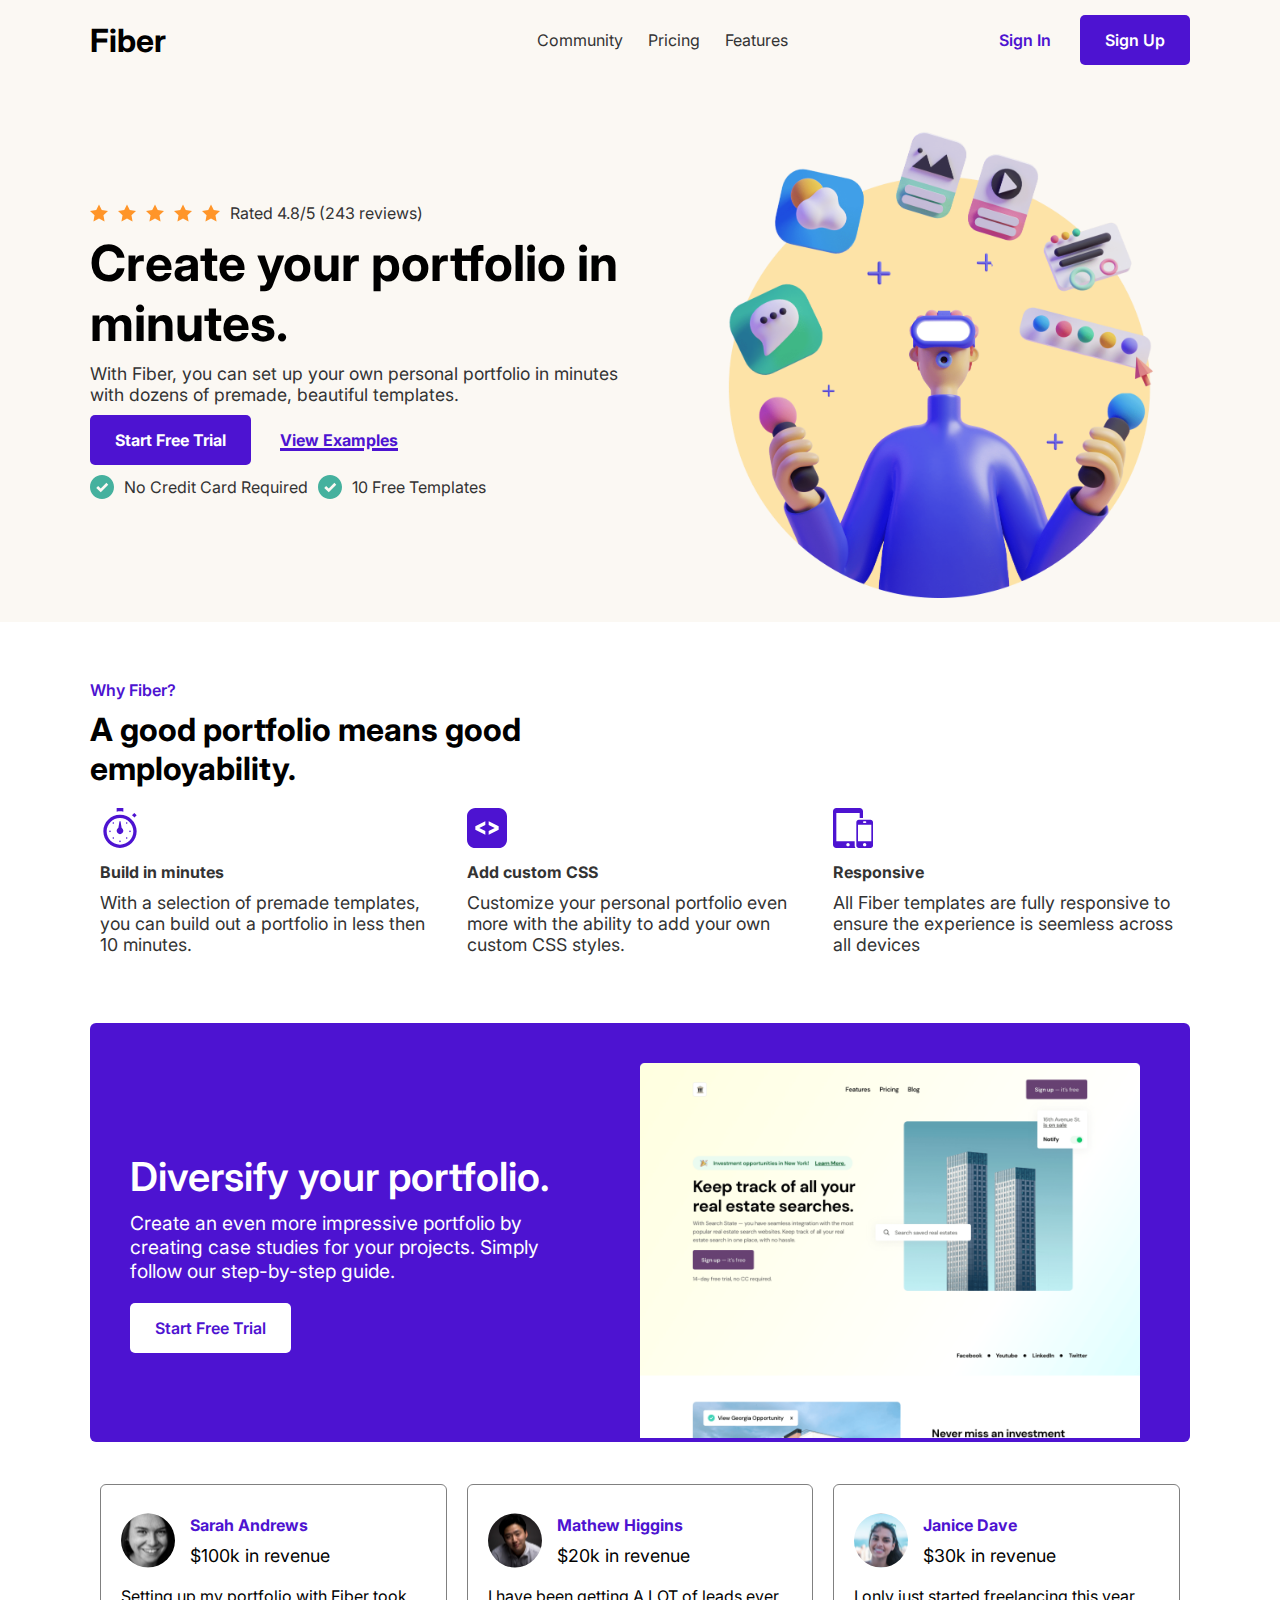
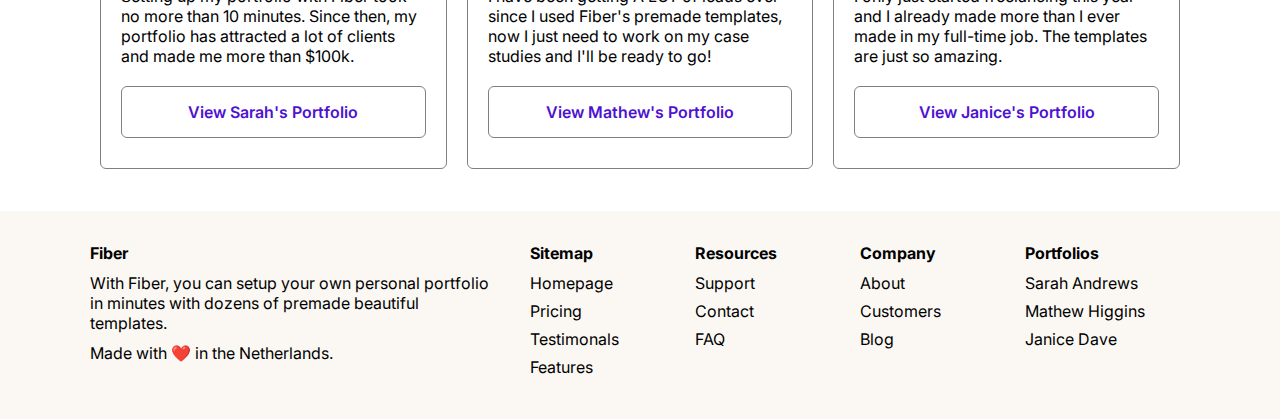
<file: index.html>
<!DOCTYPE html>
<html lang="en">
<head>
    <meta charset="UTF-8">
    <meta http-equiv="X-UA-Compatible" content="IE=edge">
    <meta name="viewport" content="width=device-width, initial-scale=1.0">
    <link rel="preconnect" href="https://fonts.googleapis.com">
    <link rel="preconnect" href="https://fonts.gstatic.com" crossorigin>
    <link href="https://fonts.googleapis.com/css2?family=Inter:wght@200;400;500;600;700;800;900&display=swap" rel="stylesheet">
    <link rel="stylesheet" href="css/utillities.css">
    <link rel="stylesheet" href="css/styles.css">
    <title>Fiber | Create your portfolio in minutes.</title>
</head>
<body>
    <!-- navbar -->
    <nav class="navbar">
        <div class="navbar-container container">
            <h1 id="logo">Fiber</h1>
            <div class="navbar-toggle" id="mobile-menu">
                <span class="bar"></span>
                <span class="bar"></span>
                <span class="bar"></span>
            </div>
            <ul class="navbar-links">
                <li class="navbar-item">
                    <a href="?">Community</a>
                </li>
                <li class="navbar-item">
                    <a href="?">Pricing</a>
                </li>
                <li class="navbar-item">
                    <a href="?">Features</a>
                </li>
            </ul>
            <div class="navbar-btns">
                <button class="btn-trans"><a href="?">Sign In</a></button>
                <button class="btn-primary"><a href="signIn.html">Sign Up</a></button>
            </div>           
        </div>
    </nav>

    <!-- Hero Section -->
    <section class="hero-container">
        <div class="hero container">
            <div class="hero-text">
                <div class="stars">
                    <img src="Assets/star.svg" alt="star">
                    <img src="Assets/star.svg" alt="star">
                    <img src="Assets/star.svg" alt="star">
                    <img src="Assets/star.svg" alt="star">
                    <img src="Assets/star.svg" alt="star">
                    <p>Rated 4.8/5 (243 reviews)</p>
                </div>
                <div class="hero-txt">
                    <h1>Create your portfolio in minutes.</h1>
                    <p>With Fiber, you can set up your own personal portfolio in minutes
                         with dozens of premade, beautiful templates.
                    </p>
                </div>
                <div class="hero-btns">
                    <button class="btn-primary"><a href="?">Start Free Trial</a></button>
                    <button class="btn-clear"><a href="?">View Examples</a></button>
                </div>
                <div class="hero-bottom">
                    <div><img src="Assets/Checkmark.svg"><p> No Credit Card Required</p></div>
                    <div><img src="Assets/Checkmark.svg"><p> 10 Free Templates</p></div>
                    
                </div>
            </div> 
            <div class="hero-img-container">
                <img src="Assets/hero-Illustration.png" id="hero-img">
            </div>
        </div>
    </section>

    <!-- Why Section -->
    <section class="why-container">
        <div class="why container">
            <p id="open">Why Fiber?</p>
            <h2>A good portfolio means good employability.</h2>
            <div class="card-container">
                <div class="card">
                    <img src="Assets/time.svg">
                    <h4>Build in minutes</h4>
                    <p>With a selection of premade templates, you can build out a portfolio in less then 10 minutes.</p>
                </div>
                <div class="card">
                    <img src="Assets/code.svg">
                    <h4>Add custom CSS</h4>
                    <p>Customize your personal portfolio even more with the ability to add your own custom CSS styles.</p>
                </div>
                <div class="card">
                    <img src="Assets/allSizes.svg">
                    <h4>Responsive</h4>
                    <p>All Fiber templates are fully responsive to ensure the experience is seemless across all devices</p>
                </div>
            </div>
        </div>
    </section>

    <!-- Port Section -->
    <section class="port-container">
        <div class="port container">
            <div class="port-txt">
                <h2>Diversify your portfolio.</h2>
                <p>Create an even more impressive portfolio by creating case studies for your projects. Simply follow our 
                    step-by-step guide.
                </p>
                <button class="btn-white"><a href="?">Start Free Trial</a></button>
            </div>
            <div class="port-img-container">
                <img src="Assets/Page Image.png" class="port-img">
            </div>
        </div>
    </section>

    <!-- Testimonals Section -->
    <section class="test-container">
        <div class="test container">
            <div class="item card">
                <div class="card-head">
                    <img src="Assets/User Avatar.svg">
                    <div class="head-text">
                        <h4>Sarah Andrews</h4>
                        <p>$100k in revenue</p>
                    </div>
                </div>
                <p id="card-p">Setting up my portfolio with Fiber took no more than 10 minutes.
                    Since then, my portfolio has attracted a lot of clients and made me more than $100k.
                </p>
                <button class="btn-trans" id="test-btn">View Sarah's Portfolio</button>
            </div>

            <div class="item card">
                <div class="card-head">
                    <img src="Assets/User Avatar 2.svg">
                    <div class="head-text">
                        <h4>Mathew Higgins</h4>
                        <p>$20k in revenue</p>
                    </div>
                </div>
                <p id="card-p">I have been getting A LOT of leads ever since I used Fiber's premade templates,
                    now I just need to work on my case studies and I'll be ready to go!
                </p>
                <button class="btn-trans" id="test-btn">View Mathew's Portfolio</button>
            </div>

            <div class="item card">
                <div class="card-head">
                    <img src="Assets/User Avatar 32.svg">
                    <div class="head-text">
                        <h4>Janice Dave</h4>
                        <p>$30k in revenue</p>
                    </div>
                </div>
                <p id="card-p">I only just started freelancing this year and I already made more than I ever 
                    made in my full-time job. The templates are just so amazing.
                </p>
                <button class="btn-trans" id="test-btn">View Janice's Portfolio</button>
            </div>
        </div>
    </section>

    <!-- Footer Secion -->
    <footer class="foot-container">
        <div class="foot container">
            <div class="foot-txt">
                <h4>Fiber</h4>
                <p>With Fiber, you can setup your own personal portfolio in minutes with dozens 
                    of premade beautiful templates.
                </p>
                <p>Made with ❤️ in the Netherlands.</p>
            </div>

            <div class="links-container">
                <div>
                    <h4>Sitemap</h4>
                    <ul class="foot-links">
                        <li><a href="?">Homepage</a></li>
                        <li><a href="?">Pricing</a></li>
                        <li><a href="?">Testimonals</a></li>
                        <li><a href="?">Features</a></li>
                    </ul>
                </div>

                <div>
                    <h4>Resources</h4>
                    <ul class="foot-links">
                        <li><a href="?">Support</a></li>
                        <li><a href="?">Contact</a></li>
                        <li><a href="?">FAQ</a></li>
                    </ul>
                </div>

                <div>
                    <h4>Company</h4>
                    <ul class="foot-links">
                        <li><a href="?">About</a></li>
                        <li><a href="?">Customers</a></li>
                        <li><a href="?">Blog</a></li>
                    </ul>
                </div>

                <div>
                    <h4>Portfolios</h4>
                    <ul class="foot-links">
                        <li><a href="?">Sarah Andrews</a></li>
                        <li><a href="?">Mathew Higgins</a></li>
                        <li><a href="?">Janice Dave</a></li>
                    </ul>
                </div>
            </div>
        </div>
    </footer>

    <script src="fiber.js"></script>
</body>
</html>
</file>
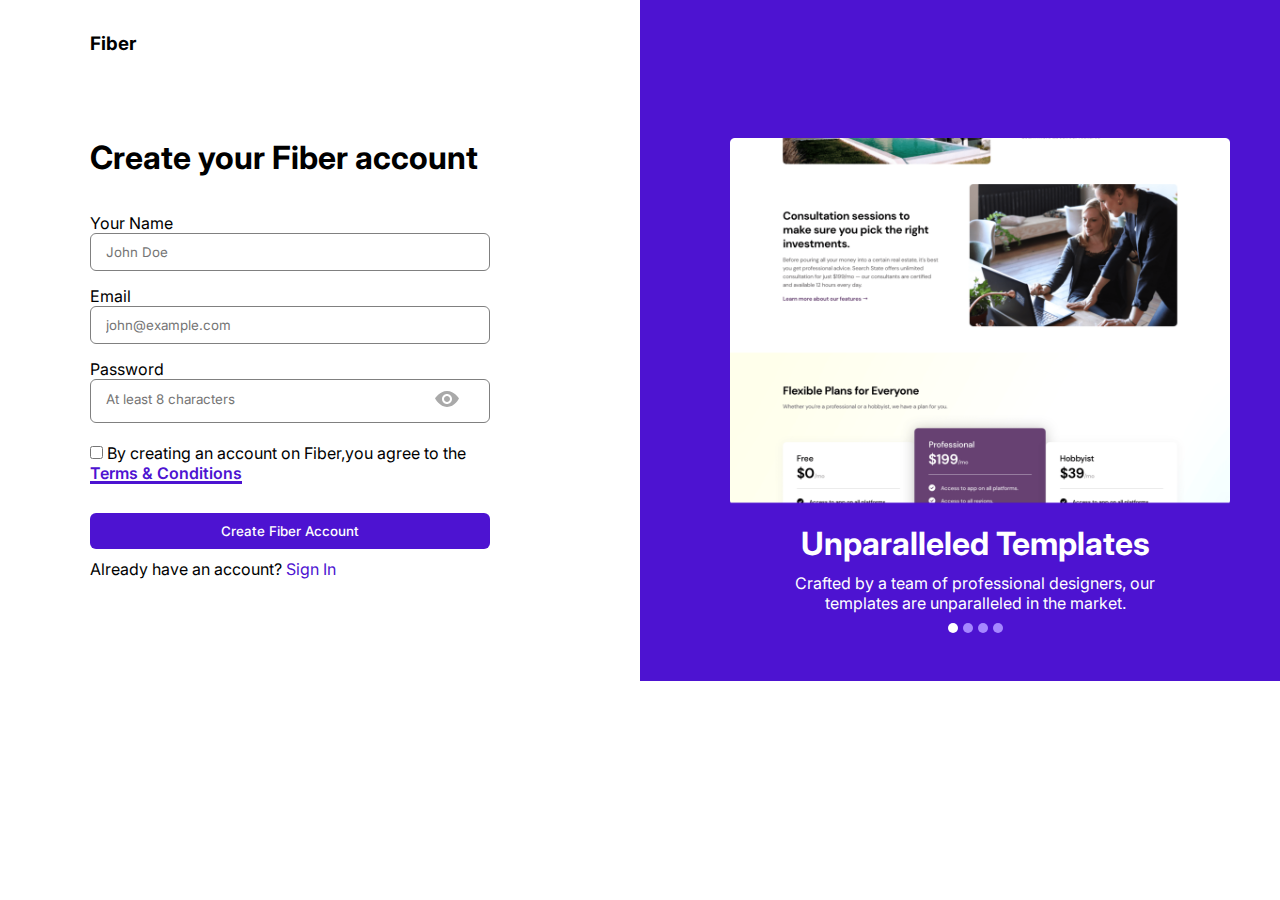
<file: signIn.html>
<!DOCTYPE html>
<html lang="en">
<head>
    <meta charset="UTF-8">
    <meta http-equiv="X-UA-Compatible" content="IE=edge">
    <meta name="viewport" content="width=device-width, initial-scale=1.0">
    <link rel="preconnect" href="https://fonts.googleapis.com">
    <link rel="preconnect" href="https://fonts.gstatic.com" crossorigin>
    <link href="https://fonts.googleapis.com/css2?family=Inter:wght@200;400;500;600;700;800;900&display=swap" rel="stylesheet">
    <link rel="stylesheet" href="css/utillities.css">
    <link rel="stylesheet" href="css/styles.css">
    <title>Create your Fiber Account</title>
</head>
<body>
    <nav class="split">
        <div class="opening container"><h3 id="logos"><a href="index.html">Fiber</a></h1></div>    
    </nav>

    <section class="main-container">
        <div class="main container">
            <div class="create">
                <h1>Create your Fiber account</h1>
                <br>
                <form>
                    <label for="name">Your Name</label>
                    <br>
                    <input type="text" id="name" name="name" placeholder="John Doe">
                    <br>
                    <label for="email">Email</label>
                    <br>
                    <input type="email" name="email" id="email" placeholder="john@example.com">
                    <br>
                    <label for="password">Password</label>
                    <br>
                    <div class="pass">
                        <input type="password" name="password" id="password" placeholder="At least 8 characters">
                        <img src="Assets/hide password.svg" alt="">
                    </div>
                    
                    <br>
                    <input type="checkbox" name="TandC" id="checkbox">
                    By creating an account on Fiber,you agree to the <a href="?" id="agree">Terms & Conditions</a>
                    <br>
                    <input type="submit" value="Create Fiber Account" id="input-btn">
                    <p id="create-p">Already have an account? <a href="?">Sign In</a></p>
                </form>
            </div>

            <div class="main-img-container">
                <img src="Assets/Sign Up Image.png" id="main-img">
                <div class="main-text">
                    <h1>Unparalleled Templates</h1>
                    <p>Crafted by a team of professional designers, our templates are unparalleled in the market.</p>
                    <div class="row">
                        <span class="circle"></span>
                        <span class="circle"></span>
                        <span class="circle"></span>
                        <span class="circle"></span>
                    </div>
                </div>
            </div>
        </div>
    </section>
</body>
</html>
</file>
<file: css/utillities.css>
.container {
    width: 1100px;
    margin: 0 auto;
    /* height: 100%; */
}
@media screen and (max-width: 850px) {
    .container {
        width: 800px;
    }
}
@media screen and (max-width: 650px) {
    .container {
        width: 400px;
    }
}

button {
    text-align: center;
    align-content: center;
    padding: 15px 25px;
    border: none;
    border-radius: 5px;
    font-weight: 600;
    font-size: 1rem;
}
button:hover {
    transform: scale(0.9);
}
button a {
    text-decoration: none;
}

.btn-primary {
    background-color: var(--primary-color);
}
.btn-primary a {
    color: #fff;
}
.btn-clear {
    background-color: transparent; 
}
.btn-clear a {
    color: #000000;
}
.btn-trans {
    background-color: transparent;
    color: var(--primary-color);
}
.btn-trans a {
    color: var(--primary-color);
}
.btn-white {
    background-color: #fff;   
}
.btn-white a {
    color: var(--primary-color);
}

.card {
    background-color: #fff;
    color: #333;
    border-radius: 10px;
    /* box-shadow: 0 3px 10px rgba(0, 0, 0, 0.2); */
    /* padding: 20px; */
    margin: 10px;
}
</file>
<file: css/styles.css>
:root {
    --primary-color: #4d13d1;
    --text-color: #333;
    --lightTxt-color : #808080;
}

* {
    box-sizing: border-box;
    padding: 0;
    margin: 0;
    font-family: 'Inter', sans-serif;
}


.navbar {
    width: 100%;
    height: 100%;
    background-color: #fbf8f3;
}

.navbar-container {
    display: flex;
    justify-content: space-between;
    align-items: center;
    padding: 10px 0;
    height: 80px;
}

.navbar-links {
    list-style: none;
    display: flex;
    gap: 25px;
}
.navbar-item a {
    text-decoration: none;
    color: #333;
}

.navbar-toggle .bar {
    background: #000000;
    height: 3px;
    width: 25px;
    margin: 5px auto;
    transition: all 0.3s ease-in-out;
}

@media screen and (max-width: 650px) {
    .navbar {
        position: relative;
    }

    .navbar-links,
    .navbar-btns {
        display: grid;
        grid-template-columns: 1fr;
        position: absolute;
        text-align: center;
        align-items: center;
        width: 100%;
        margin-top: 0;
        top: -100%;
        opacity: 0;
        transition: all 0.5s ease;
        background: #fbf8f3;
    }

    .navbar-links.active,
    .navbar-btn.actives {
        background: #fbf8f3;
        top: 80px;
        right: 0;
        width: 100%;
        opacity: 1;
        transition: all 0.5s ease;
        z-index: 1;
    }

    .navbar-btns.actives {
        top: 190px;
        padding: 10px 0;
        width: 500px;
    }

    #mobile-menu {
        position: absolute;
        top: 1.6rem;
        right: 5%;
    }

    .navbar-toggle .bar {
        display: block;
        cursor: pointer;
    }

    .navbar-toggle:hover {
        cursor: pointer;
    }

    #mobile-menu.is-active .bar:nth-child(2) {
        opacity: 0;
    }

    #mobile-menu.is-active .bar:nth-child(1) {
        transform: translateY(8px) rotate(45deg);
    }

    #mobile-menu.is-active .bar:nth-child(3) {
        transform: translateY(-8px) rotate(-45deg);
    }
}

/* Hero Section */
.hero-container {
    width: 100%;
    height: 100%;
    background-color: #fbf8f3;
}

.hero-img-container{
    justify-self: end;
}
#hero-img {
    width: 500px;
}
.stars {
    display: flex;
    align-items: center;
    gap: 10px;
}

.hero {
    display: grid;
    grid-template-columns: 1fr 1fr;
    padding: 20px 0;
}

.hero-text {
    align-self: center;
}
.hero-text p {
    color: var(--text-color);
}

.hero-txt h1 {
    font-size: 3.1rem;
    font-weight: 700;
    margin-top: 10px;
}
.hero-txt p {
    font-size: 1.1rem;
    margin: 10px 0;
}

.hero-btns {
    margin: 10px 0;
}
.hero-btns .btn-clear a {
    text-decoration: underline 3px;
    color: var(--primary-color);
}
.hero-btns .btn-clear,
.hero-btns .btn-primary {
    font-weight: 700;
}

.hero-bottom {
    display: flex;
    gap: 10px;
    align-items: center;
}
.hero-bottom div {
    display: flex;
    align-items: center;
    gap: 10px;
}

/* Why Section */
.why-container {
    width: 100%;
    height: 100%;
    background-color: #fff;
}

.why {
    padding: 3rem 0;
}

#open {
    color: var(--primary-color);
    font-weight: 600;
    margin: 10px 0;
}

.why h2 {
    width: 500px;
    font-weight: 700;
    font-size: 2rem;
    margin: 10px 0;
}

.card-container {
    display: grid;
    grid-template-columns: repeat(3, 1fr);
}

.card h4 {
    margin: 10px 0;
}
.card p {
    font-size: 1.11rem;
    margin: 10px 0;
}

/* Port Section */
.port-container {
    width: 100%;
    height: 100%;
    background-color: #fff;
}

.port {
    background-color: var(--primary-color);
    display: grid;
    grid-template-columns: 1fr 1fr;
    border-radius: 6px;
    padding: 40px 40px 0 40px;
}

.port-img {
    width: 500px;
}

.port-txt {
    color: #fff;
    align-self: center;
}
.port-txt h2 {
    font-weight: 600;
    font-size: 2.5rem;
    margin: 10px 0;
}
.port-txt p {
    margin: 10px 0;
    font-size: 1.2rem;
    width: 450px;
}
.port-txt button {
    margin: 10px 0;
}

/* Testimonials Section */
.test-container {
    width: 100%;
    height: 100%;
    background-color: #fff;
}

.test {
    display: grid;
    grid-template-columns: repeat(3, 1fr);
    margin: 2rem auto;
}

.item {
    padding: 20px;
    border: 1px solid #808080;
    border-radius: 6px;
    color: #000000;
}

.card-head {
    display: flex;
    gap: 15px;
}
.card-head h4 {
    color: var(--primary-color);
}

#card-p {
    font-size: 1rem;
}

#test-btn {
    border: 1px solid #808080;
    border-radius: 6px;
    width: 100%;
    margin: 10px 0;
    cursor: pointer;
}

/* Footer Section */
.foot-container {
    width: 100%;
    height: 100%;
    background-color: #fbf8f3;
}

.foot {
    display: grid;
    grid-template-columns: 0.8fr 1.2fr;
    padding: 2rem 0;
    /* gap: 0 30px; */
}

.foot h4 {
    margin-bottom: 10px;
}

.foot-txt  p {
    width: 400px;
    margin: 10px 0;
    color: #000000;
}

.links-container {
    display: grid;
    grid-template-columns: repeat(4, 1fr);
}

.foot-links {
    list-style: none;
    margin: 10px 0;
}
.foot-links li {
    margin: 8px 0;
}
.foot-links a {
    text-decoration: none;
    color: #000000;
}

/* Mobile Viewport */
@media screen and (max-width: 650px) {
    /* Hero Section */
    .hero-img-container{
        justify-self: center;
        order: 1;
    }
    #hero-img {
        width: 400px;
    }
    .stars {
        display: none;
    }

    .hero {
        grid-template-columns: 1fr;
        padding: 0;
    }

    .hero-text {
        order: 2;
        margin: 1.5rem 0;
    }

    .hero-txt h1 {
        font-size: 3.2rem;
        margin-top: 0;
    }
    .hero-txt p {
        font-size: 1.4rem;
        width: 400px;
    }

    .hero-btns {
        display: flex;
        flex-direction: column;
        margin: 10px 0;
    }
    .hero-btns .btn-clear,
    .hero-btns .btn-primary {
        width: 400px;
        text-align: center;
    }

    .hero-bottom {
        display: flex;
        flex-direction: column;
        gap: 10px;
        align-items: flex-start;
    }

    /* Why Section */
    .why h2 {
        width: 400px;
        font-size: 2.2rem;
    }

    .card-container {
        grid-template-columns: 1fr;
        margin: 10px 0;
    }

    .card p {
        font-size: 1.28rem;
    }

    /* Port Section */
    .port {
        grid-template-columns: 1fr;
    }

    .port-img {
        width: 300px;
    }

    .port-txt p {
        font-size: 1.3rem;
        width: 300px;
    }
    .port-txt button {
        width: 300px;
        margin-bottom: 1.5rem;
    }

    /* Testimonials Section */
    .test {
        grid-template-columns: 1fr;
    }

    #card-p {
        font-size: 1.07rem;
    }

    /* Footer Section */
    .foot {
        grid-template-columns: 1fr;
    }

    .links-container {
        grid-template-columns: 1fr;
        margin-top: 1.8rem;
    }

    .foot-links {
        margin: 15px 0;
    }
}

/* SignIn Page HTML */
.split {
    width: 100%;
    height: 100%;
    background: linear-gradient(to right ,#fff 0%, #fff 50%, var(--primary-color) 50%, var(--primary-color) 100%);
}

.opening {
    padding: 2rem 0;
    height: 90px;
}

#logos a {
    text-decoration: none;
    color: #000000;
}

.main-container {
    width: 100%;
    height: 100%;
    background: linear-gradient(to right ,#fff 0%, #fff 50%, var(--primary-color) 50%, var(--primary-color) 100%);
}

.main {
    display: grid;
    grid-template-columns: 1fr 1fr;
    padding: 3rem 0;
}

/* Create Section */
.create {
    width: 500px;
}

.create h1 {
    font-weight: 700;
    font-size: 2rem;
}

form {
    margin: 1rem 0;
}
label {
    margin: 8px 0;
}
input {
    margin-bottom: 15px;

}
#checkbox {
    margin-bottom: 0;
}
#input-btn {
    margin: 10px 0;
    width: 400px;
    background-color: var(--primary-color);
    color: #fff;
    border: none;
    border-radius: 6px;
    padding: 10px 15px;
    font-weight: 500;
}

#agree {
    color: var(--primary-color);
    text-decoration: underline 3px;
    font-weight: 600;
    display: block; 
}

#name,
#email {
    border: 1px solid #808080;
    border-radius: 6px;
    width: 400px;
    padding: 10px 15px;
}

#password {
    padding: 0 15px;
    border: none;
    width: 340px;
}
.pass {
    border: 1px solid #808080;
    border-radius: 6px;
    width: 400px;
    align-items: center;
}
.pass img {
    position: relative;
    top: 7px;
}

#create-p a {
    text-decoration: none;
    color: var(--primary-color);
}

/* Main Img Section */
#main-img {
    width: 500px;
}

.main-img-container {
    position: relative;
    left: 90px;
}

.main-text {
    color: #fff;
    text-align: center;
    width: 400px;
    margin-top: 15px;
    margin-left: 45px;
}
.main-text h1 {
    margin-bottom: 10px;
    font-size: 2rem;
    font-weight: 700;
}

.row {
    display: flex;
    flex-direction: row;
    justify-content: center;
    gap: 5px;
    margin-top: 10px;
}

.circle {
    background: #a587ff;
    height: 10px;
    width: 10px;
    border-radius: 25px;
}
.circle:nth-child(1) {
    background: #fff;
}

@media screen and (max-width: 650px) {
    .split {
        background: #fff;
    }

    .opening {
        padding: 1rem 0;
        height: 40px;
    }

    .main-container {
       background: #fff;
    }

    .main {
        grid-template-columns: 1fr;
    }

    .main-img-container {
        display: none;
    }
}
</file>
